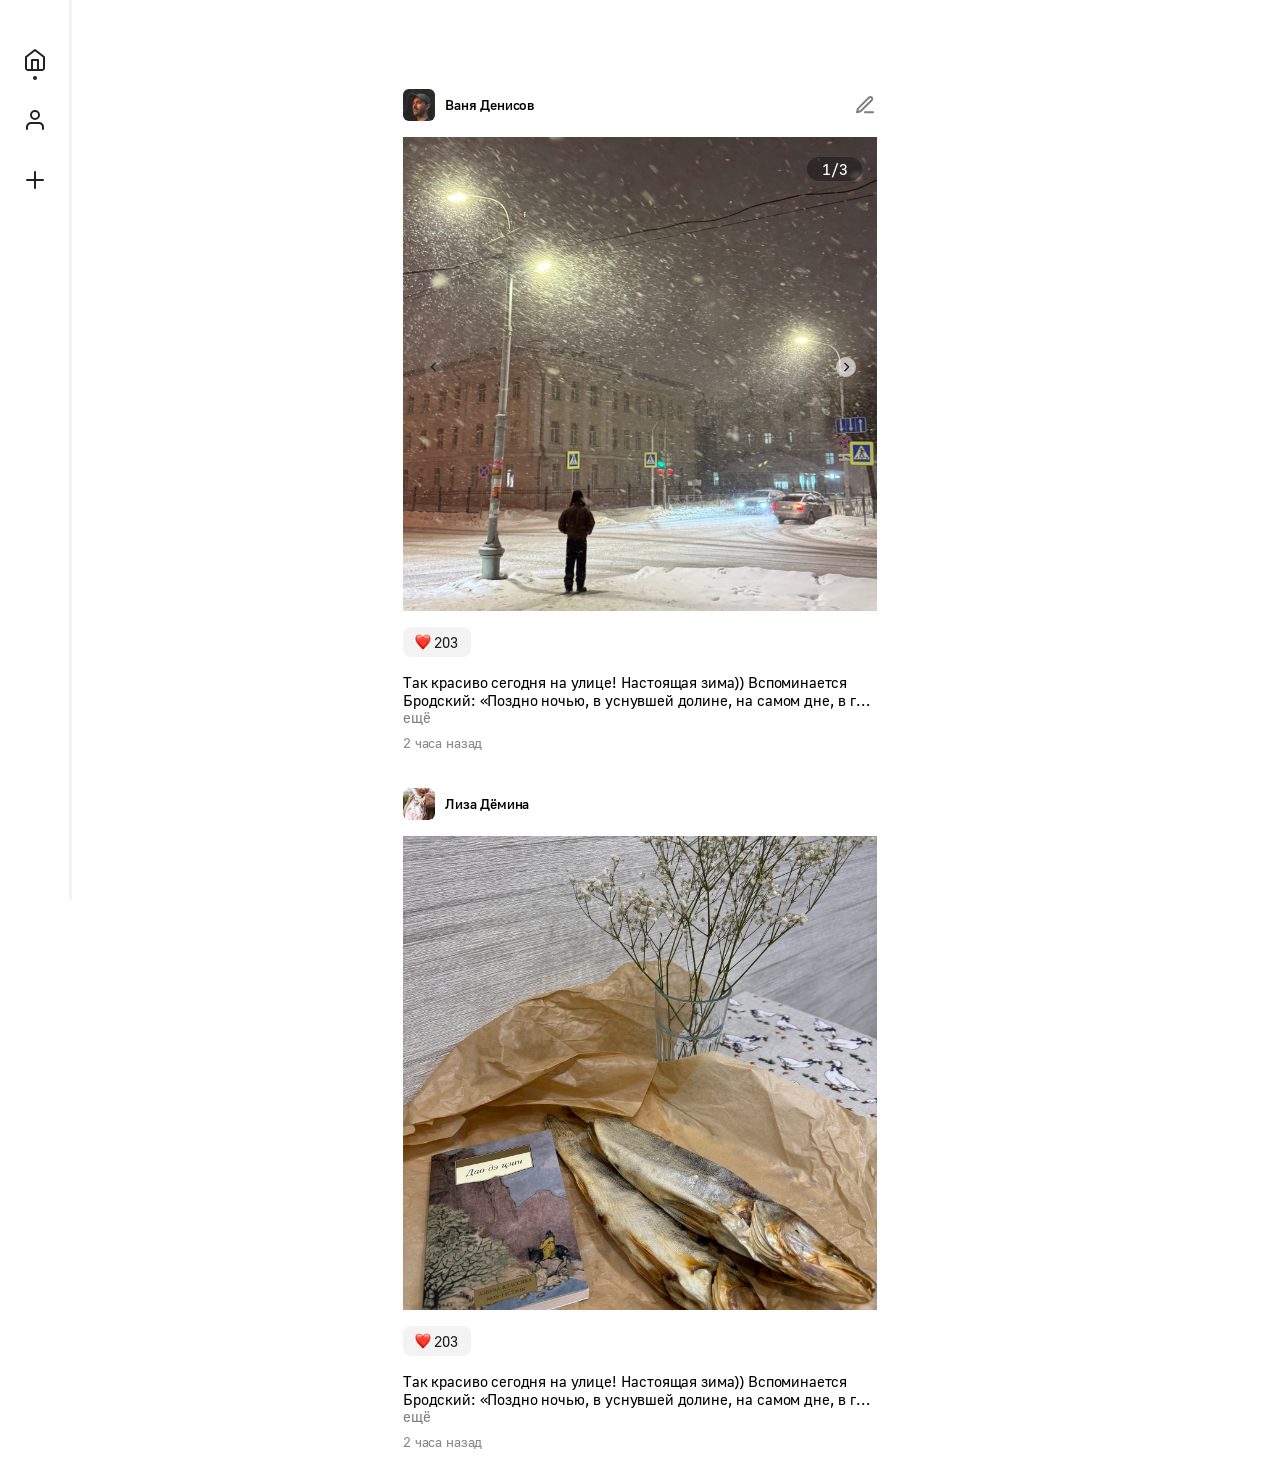
<file: lab6/home.html>
<!DOCTYPE html>
<html lang="en">
<head>
    <meta charset="UTF-8">
    <meta name="viewport" content="width=device-width, initial-scale=1.0">
    <title>home</title>
    <link rel="stylesheet" href="home.css">
</head>
<body>
    <div class="main-container">
        <div class="sidebar">
            <a href="/home.html"><svg width="40" height="40" viewBox="0 0 40 40" fill="none" xmlns="http://www.w3.org/2000/svg"><path d="M11 17L20 10L29 17V28C29 28.5304 28.7893 29.0391 28.4142 29.4142C28.0391 29.7893 27.5304 30 27 30H13C12.4696 30 11.9609 29.7893 11.5858 29.4142C11.2107 29.0391 11 28.5304 11 28V17Z" stroke="#222222" stroke-width="2" stroke-linecap="round" stroke-linejoin="round"/><path d="M17 30V20H23V30" stroke="#222222" stroke-width="2" stroke-linecap="round" stroke-linejoin="round"/><circle cx="20" cy="38" r="2" fill="#222222"/></svg></a>
            <a href="/profile.html"><svg width="40" height="40" viewBox="0 0 40 40" fill="none" xmlns="http://www.w3.org/2000/svg"><path d="M28 29V27C28 25.9391 27.5786 24.9217 26.8284 24.1716C26.0783 23.4214 25.0609 23 24 23H16C14.9391 23 13.9217 23.4214 13.1716 24.1716C12.4214 24.9217 12 25.9391 12 27V29" stroke="#222222" stroke-width="2" stroke-linecap="round" stroke-linejoin="round"/><path d="M20 19C22.2091 19 24 17.2091 24 15C24 12.7909 22.2091 11 20 11C17.7909 11 16 12.7909 16 15C16 17.2091 17.7909 19 20 19Z" stroke="#222222" stroke-width="2" stroke-linecap="round" stroke-linejoin="round"/></svg></a>
            <a href=""><svg width="40" height="40" viewBox="0 0 40 40" fill="none" xmlns="http://www.w3.org/2000/svg"><path d="M20 28V12" stroke="#222222" stroke-width="2" stroke-linecap="round" stroke-linejoin="round"/><path d="M12 20L28 20" stroke="#222222" stroke-width="2" stroke-linecap="round" stroke-linejoin="round"/></svg></a>
        </div>
        <div class="container">
            <header>
                
            </header>
            <div class="posts">
                <div class="user-info">
                    <div class="title">
                        <div class="user-icon ivan">
                            <img src="images/denisov.svg" alt="Denisov">
                        </div>
                        <div class="username">
                            Ваня Денисов
                        </div>
                    </div>
                    <svg width="24" height="24" viewBox="0 0 24 24" fill="none" xmlns="http://www.w3.org/2000/svg"><path d="M12 19.2188H20" stroke="#808080" stroke-width="2" stroke-linecap="round" stroke-linejoin="round"/><path d="M16 4.55228C16.3536 4.19866 16.8332 4 17.3333 4C17.581 4 17.8262 4.04877 18.0549 4.14353C18.2837 4.2383 18.4916 4.37719 18.6667 4.55228C18.8418 4.72738 18.9807 4.93525 19.0754 5.16402C19.1702 5.3928 19.219 5.638 19.219 5.88562C19.219 6.13324 19.1702 6.37844 19.0754 6.60721C18.9807 6.83599 18.8418 7.04386 18.6667 7.21895L7.55556 18.3301L4 19.219L4.88889 15.6634L16 4.55228Z" stroke="#808080" stroke-width="2" stroke-linecap="round" stroke-linejoin="round"/></svg>
                </div>
                <div class="image-block">
                    <div class="image-amount">
                        1/3
                    </div>                    
                    <button class="slider-left"><img src="images/arrow_off.svg" alt=""></button>
                    <button class="slider-right"><img src="images/arrow_on.svg" alt=""></button>
                    <img src="images/post1.png" alt="Пост1" class="post-image">
                </div>
                <div class="reactions">
                    <div class="heart"><img src="images/heart.svg" alt="Сердце"></div>
                    <div class="reactions-amount">203</div>
                </div>
                <div class="description-box description-text-style">
                    <div class="description">
                        Так красиво сегодня на улице! Настоящая зима)) Вспоминается <br>Бродский: 
                        «Поздно ночью, в уснувшей долине, на самом дне, в городке, занесенном снегом по ручку двери...»
                    </div>
                    <div class="description" style="color: #808080; margin-top: -1px;">
                        ещё
                    </div>
                    <div class="description time">
                        2 часа назад
                    </div>
                </div>
            </div>
            <div class="posts">
                <div class="user-info">
                    <div class="title">
                        <div class="user-icon">
                            <img class="liza" src="images/liza.svg" alt="Liza">
                        </div>
                        <div class="username">
                            Лиза Дёмина
                        </div>
                    </div>
                </div>
                <div class="image-block">
                    <img src="images/post2.jpg" alt="Пост2" class="post-image">    
                </div>
                <div class="reactions">
                    <div class="heart"><img src="images/heart.svg" alt="Сердце"></div>
                    <div class="reactions-amount">203</div>
                </div>
                <div class="description-box description-text-style">
                    <div class="description">
                        Так красиво сегодня на улице! Настоящая зима)) Вспоминается <br>Бродский: 
                        «Поздно ночью, в уснувшей долине, на самом дне, в городке, занесенном снегом по ручку двери...»
                    </div>
                    <div class="description" style="color: #808080; margin-top: -1px;">
                        ещё
                    </div>
                    <div class="description time">
                        2 часа назад
                    </div>
                </div>
            </div>
        </div>
    </div>
</body>
</html>
</file>
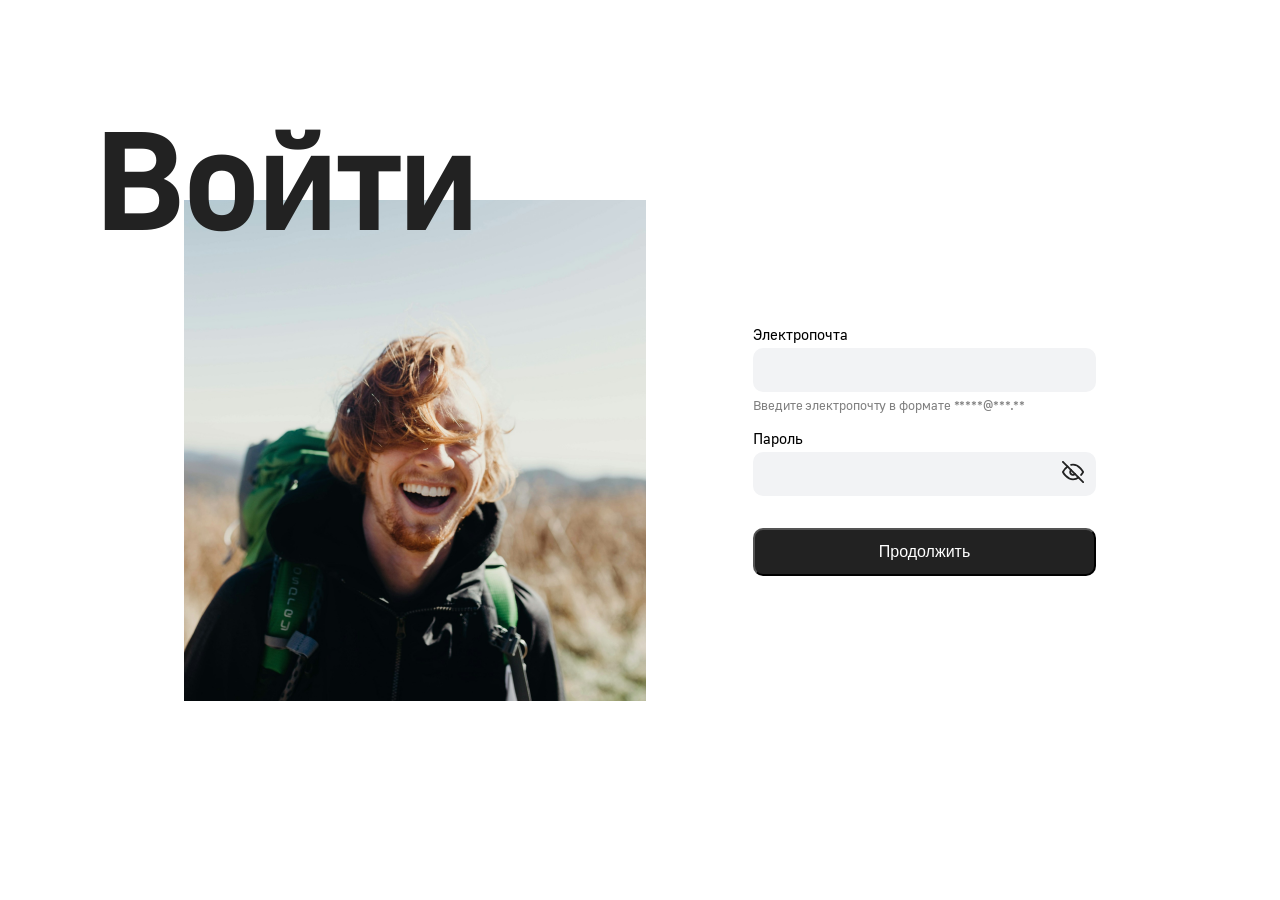
<file: lab6/login.html>
<!DOCTYPE html>
<html lang="en">
<head>
    <meta charset="UTF-8">
    <meta name="viewport" content="width=device-width, initial-scale=1.0">
    <title>login</title>
    <link rel="stylesheet" href="login.css">
</head>
<body>
    <div class="main-container">
        <div class="left-block">
            <div class="human-text">Войти</div>
            <div class="human-div">
                <img src="images/human.png" alt="Человек" class="human-img">
            </div>
        </div>
        <div class="right-block">
            <div class="authorization">
                <div class="input-block">
                    <div class="authorization-title">Электропочта</div>
                    <div class="input-field">
                        <input type="text">
                    </div>
                    <div class="authorization-descrition">Введите электропочту в формате *****@***.**</div>
                </div>
                <div class="input-block">
                    <div class="authorization-title">Пароль</div>
                    <div class="input-field">
                        <input type="password">
                        <svg width="24" height="24" viewBox="0 0 24 24" fill="none" xmlns="http://www.w3.org/2000/svg">
                            <g clip-path="url(#clip0_87_1802)">
                                <path d="M17.94 17.94C16.2306 19.243 14.1491 19.9649 12 20C5 20 1 12 1 12C2.24389 9.68192 3.96914 7.65663 6.06 6.06003M9.9 4.24002C10.5883 4.0789 11.2931 3.99836 12 4.00003C19 4.00003 23 12 23 12C22.393 13.1356 21.6691 14.2048 20.84 15.19M14.12 14.12C13.8454 14.4148 13.5141 14.6512 13.1462 14.8151C12.7782 14.9791 12.3809 15.0673 11.9781 15.0744C11.5753 15.0815 11.1752 15.0074 10.8016 14.8565C10.4281 14.7056 10.0887 14.4811 9.80385 14.1962C9.51897 13.9113 9.29439 13.572 9.14351 13.1984C8.99262 12.8249 8.91853 12.4247 8.92563 12.0219C8.93274 11.6191 9.02091 11.2219 9.18488 10.8539C9.34884 10.4859 9.58525 10.1547 9.88 9.88003" stroke="#222222" stroke-width="2" stroke-linecap="round" stroke-linejoin="round"/>
                                <path d="M1 1L23 23" stroke="#222222" stroke-width="2" stroke-linecap="round" stroke-linejoin="round"/>
                            </g>
                        <defs>
                            <clipPath id="clip0_87_1802">
                                <rect width="24" height="24" fill="white"/>
                            </clipPath>
                        </defs>
                        </svg>



                    </div>
                </div>
            </div>
            <button class="continue-field continue-button">Продолжить</button>
        </div>

    </div>
</body>
</html>
</file>
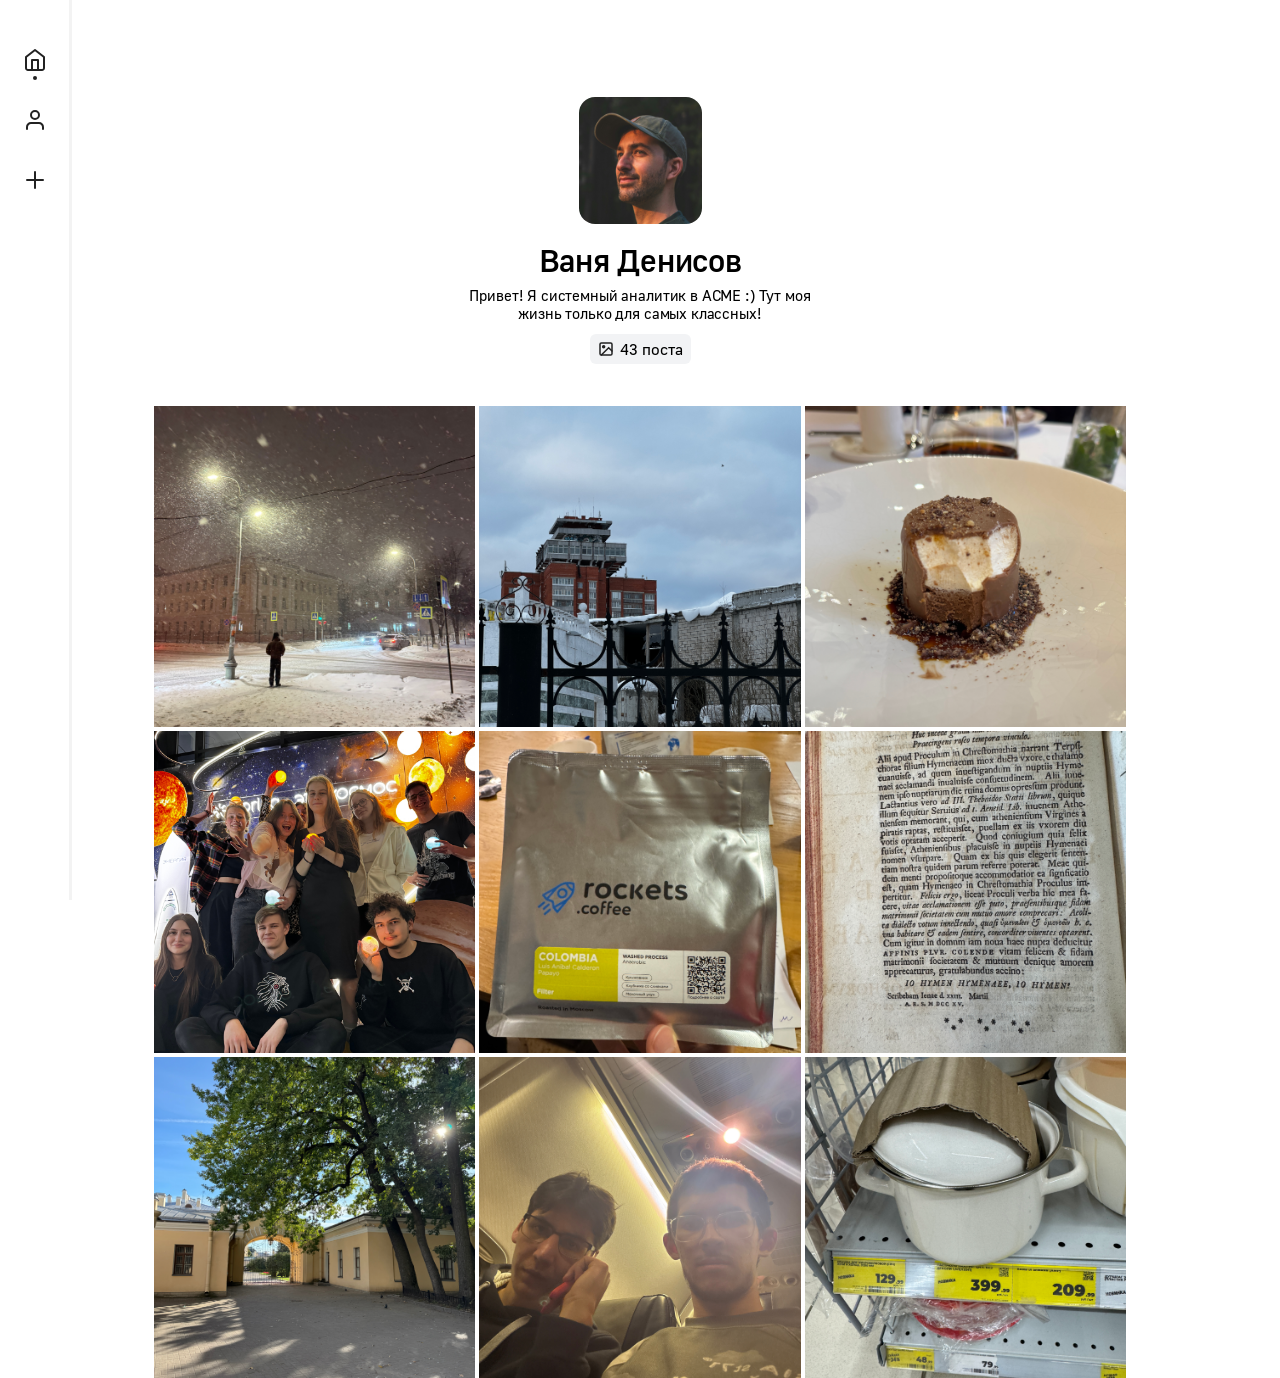
<file: lab6/profile.html>
<!DOCTYPE html>
<html lang="en">
<head>
    <meta charset="UTF-8">
    <meta name="viewport" content="width=device-width, initial-scale=1.0">
    <title>profile</title>
    <link rel="stylesheet" href="profile.css">
</head>
<body>
<div class="main-container">
        <div class="sidebar">
            <a href="/home.html"><svg width="40" height="40" viewBox="0 0 40 40" fill="none" xmlns="http://www.w3.org/2000/svg"><path d="M11 17L20 10L29 17V28C29 28.5304 28.7893 29.0391 28.4142 29.4142C28.0391 29.7893 27.5304 30 27 30H13C12.4696 30 11.9609 29.7893 11.5858 29.4142C11.2107 29.0391 11 28.5304 11 28V17Z" stroke="#222222" stroke-width="2" stroke-linecap="round" stroke-linejoin="round"/><path d="M17 30V20H23V30" stroke="#222222" stroke-width="2" stroke-linecap="round" stroke-linejoin="round"/><circle cx="20" cy="38" r="2" fill="#222222"/></svg></a>
            <a href="/profile.html"><svg width="40" height="40" viewBox="0 0 40 40" fill="none" xmlns="http://www.w3.org/2000/svg"><path d="M28 29V27C28 25.9391 27.5786 24.9217 26.8284 24.1716C26.0783 23.4214 25.0609 23 24 23H16C14.9391 23 13.9217 23.4214 13.1716 24.1716C12.4214 24.9217 12 25.9391 12 27V29" stroke="#222222" stroke-width="2" stroke-linecap="round" stroke-linejoin="round"/><path d="M20 19C22.2091 19 24 17.2091 24 15C24 12.7909 22.2091 11 20 11C17.7909 11 16 12.7909 16 15C16 17.2091 17.7909 19 20 19Z" stroke="#222222" stroke-width="2" stroke-linecap="round" stroke-linejoin="round"/></svg></a>
            <a href=""><svg width="40" height="40" viewBox="0 0 40 40" fill="none" xmlns="http://www.w3.org/2000/svg"><path d="M20 28V12" stroke="#222222" stroke-width="2" stroke-linecap="round" stroke-linejoin="round"/><path d="M12 20L28 20" stroke="#222222" stroke-width="2" stroke-linecap="round" stroke-linejoin="round"/></svg></a>
        </div>
        <div class="right-container">
            <div class="user-icon">
                <img src="images/denisov.svg" alt="">
            </div>
            <div class="username">
                Ваня Денисов
            </div>
            <div class="description">
                Привет! Я системный аналитик в ACME :) Тут моя жизнь только для самых классных!
            </div>
            <div class="picture-amount-box">
                <svg width="16" height="16" viewBox="0 0 16 16" fill="none" xmlns="http://www.w3.org/2000/svg">
                    <path d="M12.6667 2H3.33333C2.59695 2 2 2.59695 2 3.33333V12.6667C2 13.403 2.59695 14 3.33333 14H12.6667C13.403 14 14 13.403 14 12.6667V3.33333C14 2.59695 13.403 2 12.6667 2Z" stroke="#222222" stroke-width="1.5" stroke-linecap="round" stroke-linejoin="round"/>
                    <path d="M5.66602 6.66797C6.2183 6.66797 6.66602 6.22025 6.66602 5.66797C6.66602 5.11568 6.2183 4.66797 5.66602 4.66797C5.11373 4.66797 4.66602 5.11568 4.66602 5.66797C4.66602 6.22025 5.11373 6.66797 5.66602 6.66797Z" fill="#222222" stroke="#222222" stroke-width="1.5" stroke-linecap="round" stroke-linejoin="round"/>
                    <path d="M14.0007 10.0013L10.6673 6.66797L3.33398 14.0013" stroke="#222222" stroke-width="1.5" stroke-linecap="round" stroke-linejoin="round"/>
                </svg>
                <div>
                    43 поста
                </div>
            </div>
            <div class="gallery">
                <div class="photo">
                    <img src="images/photo1.jpg" alt="">
                </div>
                <div class="photo">
                    <img src="images/photo2.jpg" alt="">
                </div>
                <div class="photo">
                    <img src="images/photo3.jpg" alt="">
                </div>
                <div class="photo">
                    <img src="images/photo4.jpg" alt="">
                </div>
                <div class="photo">
                    <img src="images/photo5.jpg" alt="">
                </div>
                <div class="photo">
                    <img src="images/photo6.jpg" alt="">
                </div>
                <div class="photo">
                    <img src="images/photo7.jpg" alt="">
                </div>
                <div class="photo">
                    <img src="images/photo8.jpg" alt="">
                </div>
                <div class="photo">
                    <img src="images/photo9.jpg" alt="">
                </div>
            </div>
        </div>
    </div>    
</body>
</html>
</file>
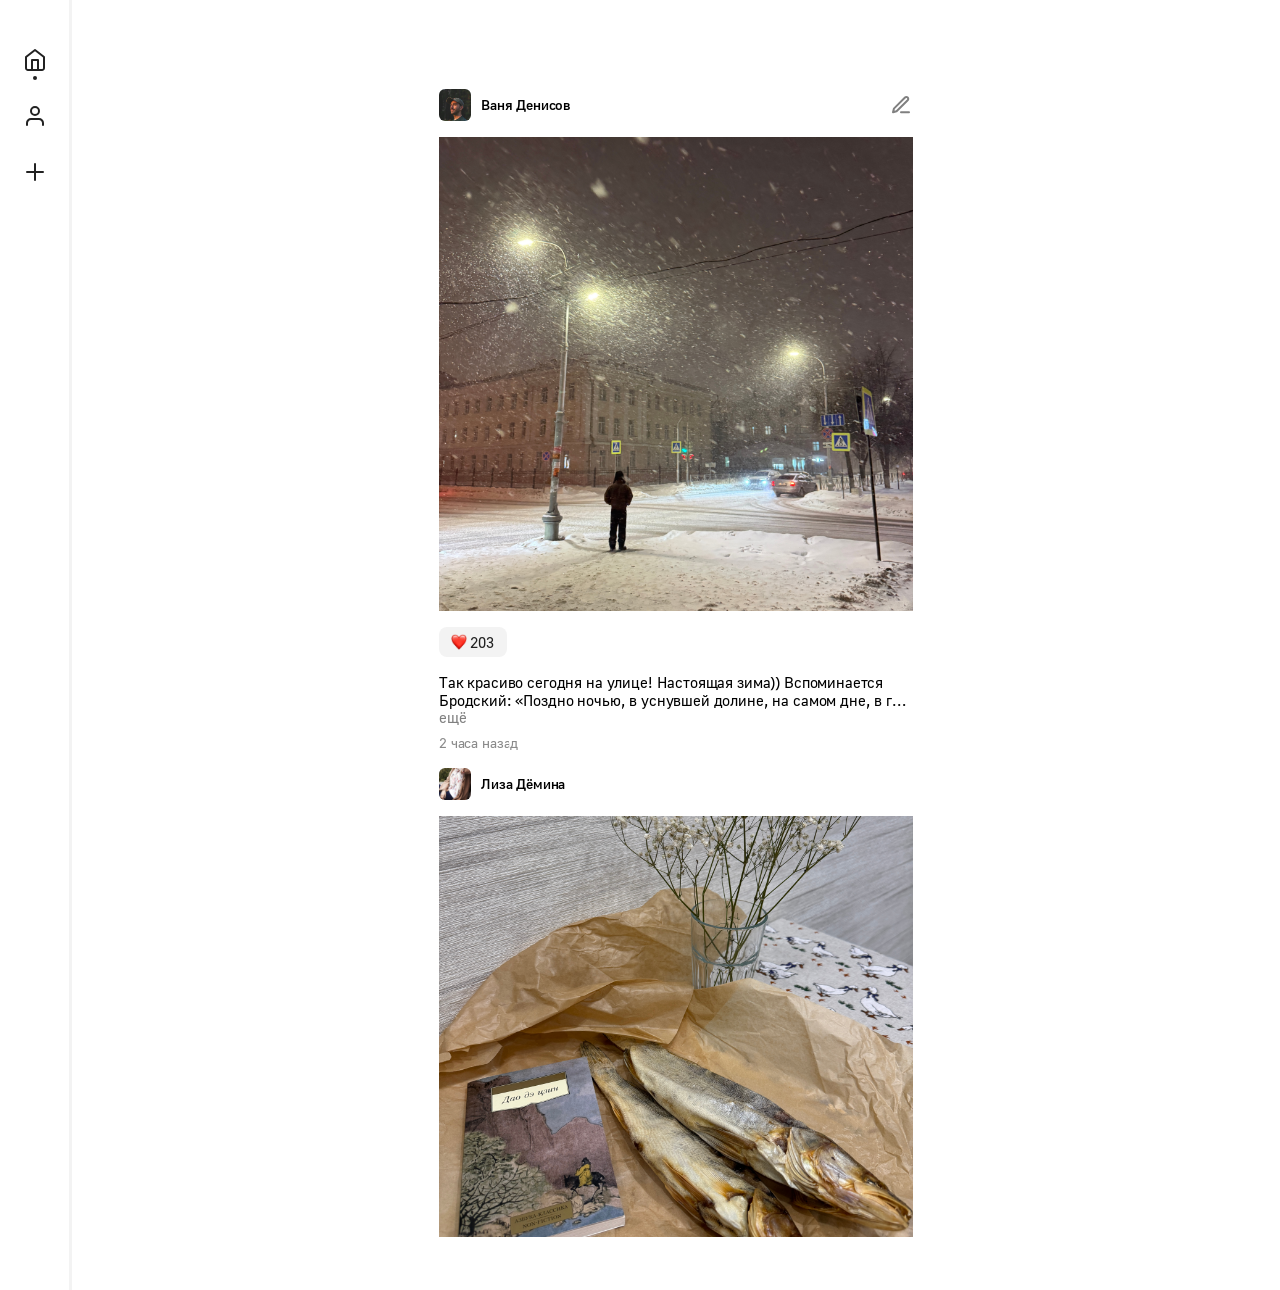
<file: lab2/home/home.html>
<!DOCTYPE html>
<html lang="en">
<head>
    <meta charset="UTF-8">
    <meta name="viewport" content="width=device-width, initial-scale=1.0">
    <title>Home</title>
    <link rel="stylesheet" href="style.css">
</head>
<body>
    <div class="main_container">
        <div class="sidebar">
            <svg width="40" height="40" viewBox="0 0 40 40" fill="none" xmlns="http://www.w3.org/2000/svg">
                <path d="M11 17L20 10L29 17V28C29 28.5304 28.7893 29.0391 28.4142 29.4142C28.0391 29.7893 27.5304 30 27 30H13C12.4696 30 11.9609 29.7893 11.5858 29.4142C11.2107 29.0391 11 28.5304 11 28V17Z" stroke="#222222" stroke-width="2" stroke-linecap="round" stroke-linejoin="round"/>
                <path d="M17 30V20H23V30" stroke="#222222" stroke-width="2" stroke-linecap="round" stroke-linejoin="round"/>
                <circle cx="20" cy="38" r="2" fill="#222222"/>
            </svg>
            <svg width="40" height="40" viewBox="0 0 40 40" fill="none" xmlns="http://www.w3.org/2000/svg">
                <path d="M28 29V27C28 25.9391 27.5786 24.9217 26.8284 24.1716C26.0783 23.4214 25.0609 23 24 23H16C14.9391 23 13.9217 23.4214 13.1716 24.1716C12.4214 24.9217 12 25.9391 12 27V29" stroke="#222222" stroke-width="2" stroke-linecap="round" stroke-linejoin="round"/>
                <path d="M20 19C22.2091 19 24 17.2091 24 15C24 12.7909 22.2091 11 20 11C17.7909 11 16 12.7909 16 15C16 17.2091 17.7909 19 20 19Z" stroke="#222222" stroke-width="2" stroke-linecap="round" stroke-linejoin="round"/>
            </svg>
            <svg width="40" height="40" viewBox="0 0 40 40" fill="none" xmlns="http://www.w3.org/2000/svg">
                <path d="M20 28V12" stroke="#222222" stroke-width="2" stroke-linecap="round" stroke-linejoin="round"/>
                <path d="M12 20L28 20" stroke="#222222" stroke-width="2" stroke-linecap="round" stroke-linejoin="round"/>
            </svg>

        </div>
        <div class="right_container">
            <header>
                
            </header>
            <div class="posts">
                <div class="user_info">
                    <div class="title">
                        <div class="user_icon ivan">
                            <img src="images/denisov.jpg" alt="Denisov">
                        </div>
                        <div class="username">
                            Ваня Денисов
                        </div>
                    </div>
                    <svg width="24" height="24" viewBox="0 0 24 24" fill="none" xmlns="http://www.w3.org/2000/svg">
                        <path d="M12 19.2188H20" stroke="#808080" stroke-width="2" stroke-linecap="round" stroke-linejoin="round"/>
                        <path d="M16 4.55228C16.3536 4.19866 16.8332 4 17.3333 4C17.581 4 17.8262 4.04877 18.0549 4.14353C18.2837 4.2383 
                        18.4916 4.37719 18.6667 4.55228C18.8418 4.72738 18.9807 4.93525 19.0754 5.16402C19.1702 5.3928 19.219 5.638 19.219 
                        5.88562C19.219 6.13324 19.1702 6.37844 19.0754 6.60721C18.9807 6.83599 18.8418 7.04386 18.6667 7.21895L7.55556 18.3301L4 
                        19.219L4.88889 15.6634L16 4.55228Z" stroke="#808080" stroke-width="2" stroke-linecap="round" stroke-linejoin="round"/>
                    </svg>

                </div>
                <div class="image_block"><img src="images/post1.jpg" alt="Пост1" class="post_image"></div>
                <div class="reactions">
                    <div class="heart"><img src="images/heart.png" alt="Сердце"></div>
                    <div class="reactions_amount">203</div>
                </div>
                <div class="description_box description_text_style">
                    <div class="description">
                        Так красиво сегодня на улице! Настоящая зима)) Вспоминается <br>Бродский: 
                        «Поздно ночью, в уснувшей долине, на самом дне, в городке, занесенном снегом по ручку двери...»
                    </div>
                    <div class="description" style="color: #808080; margin-top: -1px;">
                        ещё
                    </div>
                    <div class="description time">
                        2 часа назад
                    </div>
                </div>
            </div>
            <div class="posts">
                <div class="user_info">
                    <div class="title">
                        <div class="user_icon">
                            <img class="liza" src="images/liza.jpg" alt="Liza">
                        </div>
                        <div class="username">
                            Лиза Дёмина
                        </div>
                    </div>
                </div>
                <div class="image_block">
                    <img src="images/post2.jpg" alt="Пост2" class="post_image" style="margin-top: -53px;">
                </div>
            </div>
        </div>
    </div>
</body>
</html>
</file>
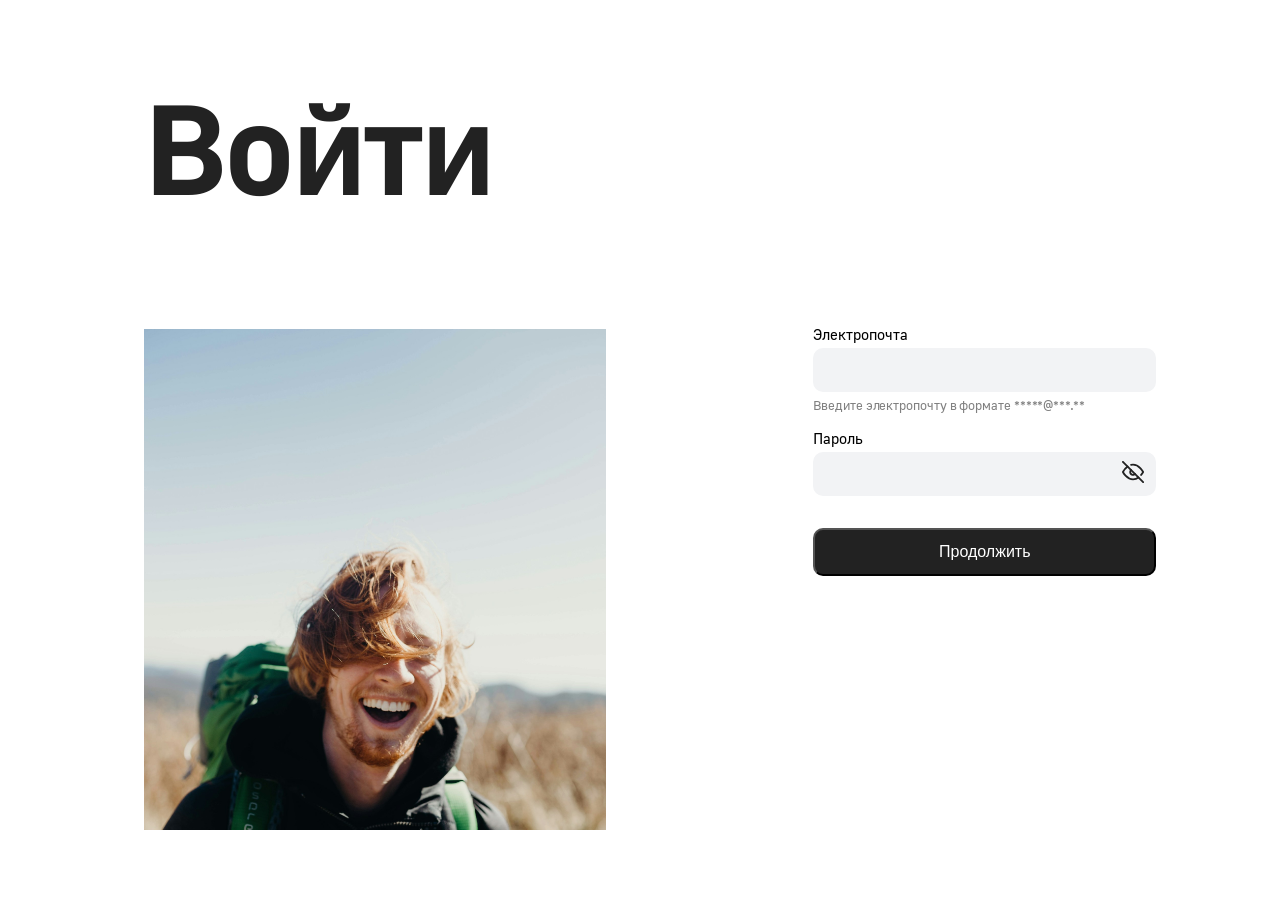
<file: lab2/login/login.html>
<!DOCTYPE html>
<html lang="en">

<head>
    <meta charset="UTF-8">
    <meta name="viewport" content="width=device-width, initial-scale=1.0">
    <title>Login</title>
    <link rel="stylesheet" href="style.css">
</head>

<body>
    <div class="main_container">
        <div class="left">
            <div>
                <h1 class="human_text">Войти</h1>
            </div>
            <div class="human_div">
                <img src="images/human.jpg" alt="Человек" class="human_img">
            </div>
        </div>
        <div class="input_container">
            <div class="authorization">
                <div class="input_block">
                    <div class="authorization_title">Электропочта</div>
                    <div class="input_field">
                        <Input></Input>
                    </div>
                    <div class="authorization_descrition">Введите электропочту в формате *****@***.**</div>
                </div>
                <div class="input_block">
                    <div class="authorization_title">Пароль</div>
                    <div class="input_field">
                        <input type="password">
                        <svg width="24" height="24" viewBox="0 0 24 24" fill="none" xmlns="http://www.w3.org/2000/svg">
                            <g clip-path="url(#clip0_87_1802)">
                                <path d="M17.94 17.94C16.2306 19.243 14.1491 19.9649 12 20C5 20 1 12 1 12C2.24389 9.68192 3.96914 7.65663 6.06 6.06003M9.9 4.24002C10.5883 4.0789 11.2931 3.99836 12 4.00003C19 4.00003 23 12 23 12C22.393 13.1356 21.6691 14.2048 20.84 15.19M14.12 14.12C13.8454 14.4148 13.5141 14.6512 13.1462 14.8151C12.7782 14.9791 12.3809 15.0673 11.9781 15.0744C11.5753 15.0815 11.1752 15.0074 10.8016 14.8565C10.4281 14.7056 10.0887 14.4811 9.80385 14.1962C9.51897 13.9113 9.29439 13.572 9.14351 13.1984C8.99262 12.8249 8.91853 12.4247 8.92563 12.0219C8.93274 11.6191 9.02091 11.2219 9.18488 10.8539C9.34884 10.4859 9.58525 10.1547 9.88 9.88003" stroke="#222222" stroke-width="2" stroke-linecap="round" stroke-linejoin="round"/>
                                <path d="M1 1L23 23" stroke="#222222" stroke-width="2" stroke-linecap="round" stroke-linejoin="round"/>
                            </g>
                        <defs>
                            <clipPath id="clip0_87_1802">
                                <rect width="24" height="24" fill="white"/>
                            </clipPath>
                        </defs>
                        </svg>



                    </div>
                </div>
            </div>
            <button class="continue_field">
                <div class="continue_button">Продолжить</div>
            </button>
        </div>

    </div>
</body>

</html>
</file>
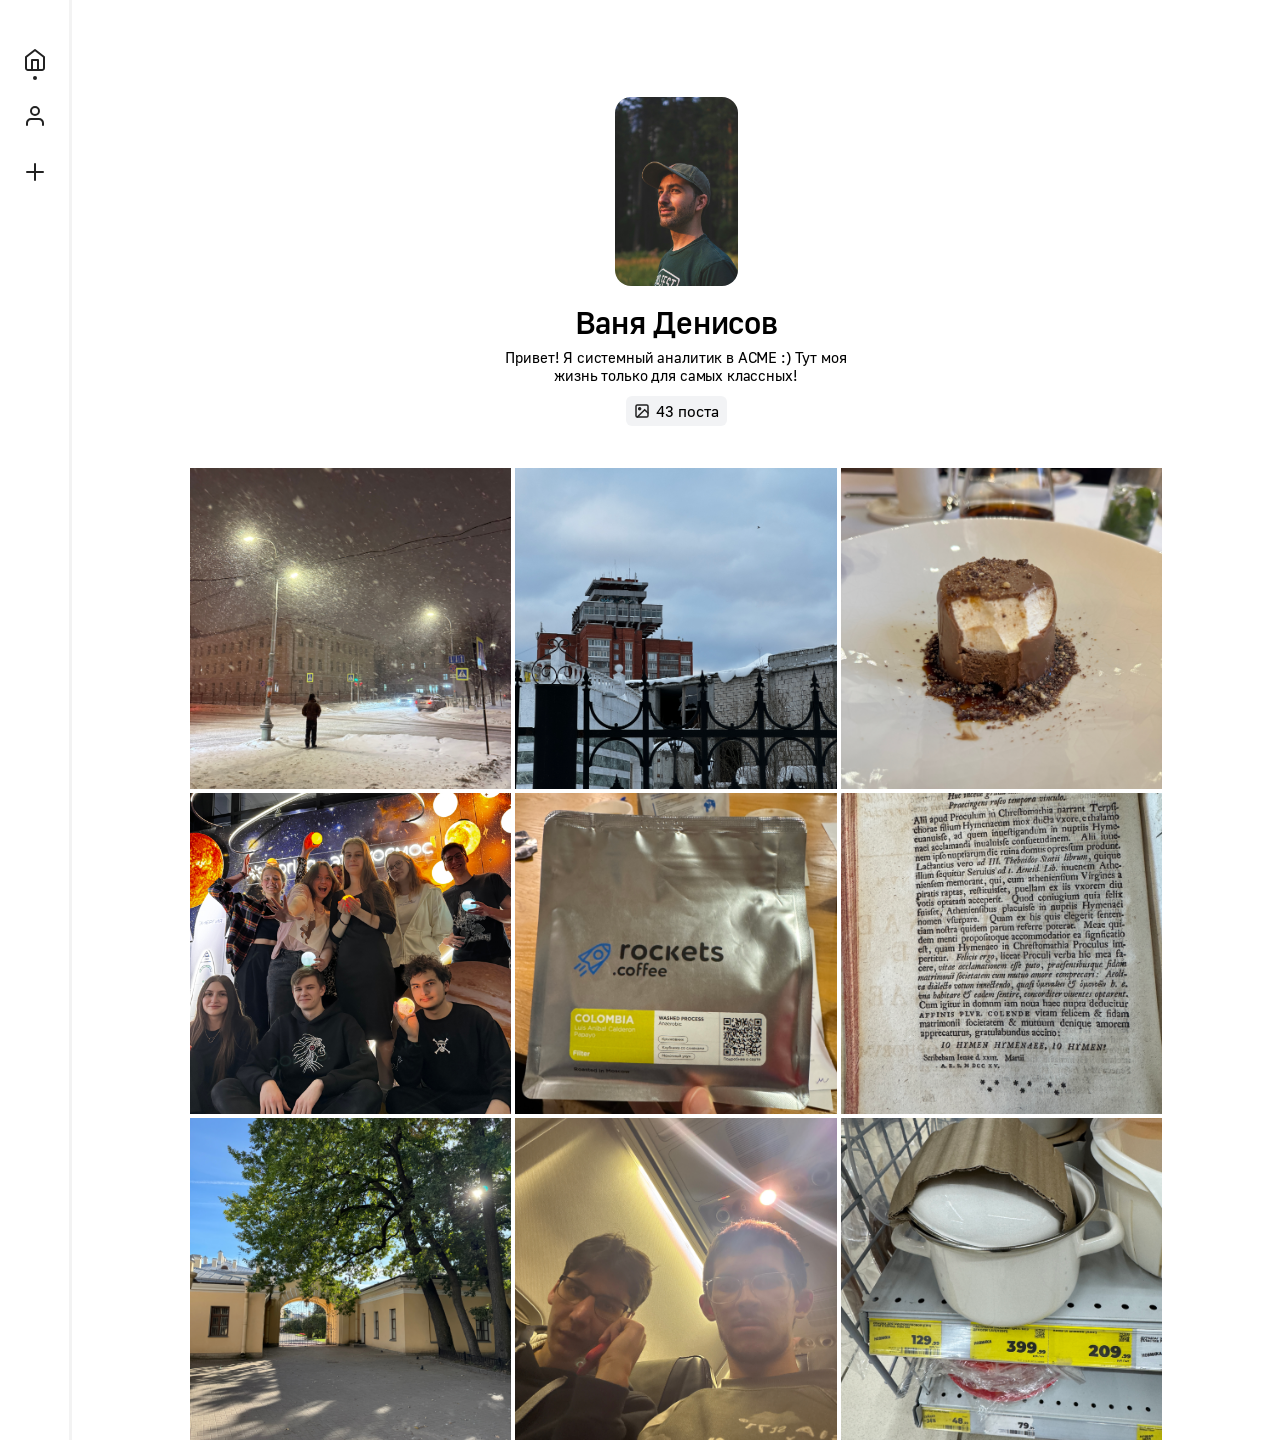
<file: lab2/profile/profile.html>
<!DOCTYPE html>
<html lang="en">
<head>
    <meta charset="UTF-8">
    <meta name="viewport" content="width=device-width, initial-scale=1.0">
    <title>profile</title>
    <link rel="stylesheet" href="style.css">
</head>
<body>
<div class="main_container">
        <div class="sidebar">
            <svg width="40" height="40" viewBox="0 0 40 40" fill="none" xmlns="http://www.w3.org/2000/svg">
                <path d="M11 17L20 10L29 17V28C29 28.5304 28.7893 29.0391 28.4142 29.4142C28.0391 29.7893 27.5304 30 27 30H13C12.4696 30 11.9609 29.7893 11.5858 29.4142C11.2107 29.0391 11 28.5304 11 28V17Z" stroke="#222222" stroke-width="2" stroke-linecap="round" stroke-linejoin="round"/>
                <path d="M17 30V20H23V30" stroke="#222222" stroke-width="2" stroke-linecap="round" stroke-linejoin="round"/>
                <circle cx="20" cy="38" r="2" fill="#222222"/>
            </svg>
            <svg width="40" height="40" viewBox="0 0 40 40" fill="none" xmlns="http://www.w3.org/2000/svg">
                <path d="M28 29V27C28 25.9391 27.5786 24.9217 26.8284 24.1716C26.0783 23.4214 25.0609 23 24 23H16C14.9391 23 13.9217 23.4214 13.1716 24.1716C12.4214 24.9217 12 25.9391 12 27V29" stroke="#222222" stroke-width="2" stroke-linecap="round" stroke-linejoin="round"/>
                <path d="M20 19C22.2091 19 24 17.2091 24 15C24 12.7909 22.2091 11 20 11C17.7909 11 16 12.7909 16 15C16 17.2091 17.7909 19 20 19Z" stroke="#222222" stroke-width="2" stroke-linecap="round" stroke-linejoin="round"/>
            </svg>
            <svg width="40" height="40" viewBox="0 0 40 40" fill="none" xmlns="http://www.w3.org/2000/svg">
                <path d="M20 28V12" stroke="#222222" stroke-width="2" stroke-linecap="round" stroke-linejoin="round"/>
                <path d="M12 20L28 20" stroke="#222222" stroke-width="2" stroke-linecap="round" stroke-linejoin="round"/>
            </svg>

        </div>
        <div class="right_container">
            <div class="user_icon">
                <img src="images/denisov.jpg" alt="">
            </div>
            <div class="username">
                Ваня Денисов
            </div>
            <div class="description">
                Привет! Я системный аналитик в ACME :) Тут моя жизнь только для самых классных!
            </div>
            <div class="picture_amount_box">
                <svg width="16" height="16" viewBox="0 0 16 16" fill="none" xmlns="http://www.w3.org/2000/svg">
                    <path d="M12.6667 2H3.33333C2.59695 2 2 2.59695 2 3.33333V12.6667C2 13.403 2.59695 14 3.33333 14H12.6667C13.403 14 14 13.403 14 12.6667V3.33333C14 2.59695 13.403 2 12.6667 2Z" stroke="#222222" stroke-width="1.5" stroke-linecap="round" stroke-linejoin="round"/>
                    <path d="M5.66602 6.66797C6.2183 6.66797 6.66602 6.22025 6.66602 5.66797C6.66602 5.11568 6.2183 4.66797 5.66602 4.66797C5.11373 4.66797 4.66602 5.11568 4.66602 5.66797C4.66602 6.22025 5.11373 6.66797 5.66602 6.66797Z" fill="#222222" stroke="#222222" stroke-width="1.5" stroke-linecap="round" stroke-linejoin="round"/>
                    <path d="M14.0007 10.0013L10.6673 6.66797L3.33398 14.0013" stroke="#222222" stroke-width="1.5" stroke-linecap="round" stroke-linejoin="round"/>
                </svg>
                <div>
                    43 поста
                </div>
            </div>
            <div class="gallery">
                <div class="photo">
                    <img src="images/photo1.jpg" alt="">
                </div>
                <div class="photo">
                    <img src="images/photo2.jpg" alt="">
                </div>
                <div class="photo">
                    <img src="images/photo3.jpg" alt="">
                </div>
                <div class="photo">
                    <img src="images/photo4.jpg" alt="">
                </div>
                <div class="photo">
                    <img src="images/photo5.jpg" alt="">
                </div>
                <div class="photo">
                    <img src="images/photo6.jpg" alt="">
                </div>
                <div class="photo">
                    <img src="images/photo7.jpg" alt="">
                </div>
                <div class="photo">
                    <img src="images/photo8.jpg" alt="">
                </div>
                <div class="photo">
                    <img src="images/photo9.jpg" alt="">
                </div>
            </div>
        </div>
    </div>    
</body>
</html>
</file>
<file: lab6/home.css>
@font-face{
    font-family: "Golos UI";
    src: url(fonts/Golos-UI_VF.ttf);
    font-weight: 100 900;
    font-style: normal;
}

button{
    border: none;
    background: none;
}

body{
    margin: 0 0;
    font-family: "Golos UI", sans-serif;
}


header{
    width: 100%;
    min-height: 73px;
}

a{
    color: inherit;
    text-decoration: none;
}

.main-container{
    width: 100%;
    min-height: 100vh;
    margin: 0 auto;
    display: flex;
    flex-direction: row;
    box-sizing: border-box;
}

.container{
    width: 100%;
    display: flex;
    flex-direction: column;
    align-items: center;
}

.posts{
    display: flex;
    flex-direction: column;
    align-items: start;
    padding-top: 16px;
    padding-bottom: 20px;
    gap: 16px;
    width: 100%;
    max-width: 474px;
    height: auto;
    box-sizing: border-box;
}

.image-block{
    display: grid;
    grid-template: 20fr 24fr 177fr 20fr 233fr / 16fr 20fr 378fr 24fr 20fr 16fr;
    width: 474px;
    height: 474px;
    overflow: hidden;
}

.slider-left{
    grid-area: 4 / 2 / 5 / 3;
    z-index: 2;
    transform: scaleX(-1);
}

.slider-right{
    grid-area: 4 / 5 / 5 / 6;
    z-index: 2;
}

.post-image{
    width: 100%;
    height: 100%;
    object-fit: cover; 
    grid-area: 1 / 1 / -1 / -1;
    z-index: 1;
}

.image-amount{
    grid-area: 2 / 4 / 3 / 6;
    padding: 2px 10px;
    text-align: center;
    color: white;
    background-color: rgba(22, 22, 22, 0.5);
    border-radius: 20px;
    z-index: 2;
}


.user-info{
    display: flex;
    width: 100%;
    flex-direction: row;
    align-items: center;
    justify-content: space-between;
}

.title{
    display: flex;
    flex-direction: row;
    align-items: center;
    gap: 10px;
}

.user-icon{
    width: 32px;
    height: 32px;
    border-radius: 6px;
    overflow: hidden;
    display: flex;
    justify-content: center;
    align-items: center;
}

.user-icon img{
    width: 100%;
    height: 100%;
    object-fit: cover;
    object-position: center;
}

.username{
    font-weight: 500;
    font-size: 14px;
    line-height: 18px;
    letter-spacing: -0.15px;
}

.reactions{
    display: flex;
    flex-direction: row;
    border-radius: 8px;
    background-color: rgba(22, 22, 22, 0.05);
    gap: 3px;
    align-items: center;
    justify-content: center;
    width: 68px;
    height: 30px;
}

.reactions-amount{
    width: 25px;
    height: 18px;
    font-size: 15px;
    line-height: 18px;
    letter-spacing: -0.15px;
    color: #222222;
}

.heart{
    width: 16px;
    height: 16px;
}

.heart img{
    width: 100%;
    height: 100%;
}

.description-text-style{
    font-family: "Golos UI";
    font-weight: 400;
    font-size: 15px;
    line-height: 18px;
    letter-spacing: -0.15px;
}

.description-box{
    box-sizing: border-box;
    width: 100%;
    max-width: 474px;
    height: auto;
}

.description{
    box-sizing: border-box;
    width: 100%;
    max-width: 474px;
    height: auto;
    max-height: 37px;
    display: -webkit-box;
    -webkit-box-orient: vertical;
    -webkit-line-clamp: 2;
    word-break: break-all;
    overflow: hidden;
}

.time{
    color: rgba(22, 22, 22, 0.5); 
    font-size: 14px;
    margin-top: 8px;
}

.sidebar{
    position: fixed;
    height: 100%;
    display: flex;
    flex-direction: column;
    align-items: center;
    justify-content: flex-start;
    padding-top: 40px;
    gap: 16px;
    width: 72px;
    box-sizing: border-box;
    border-right-style: solid;
    border-color: rgba(22, 22, 22, 0.05);
}
</file>
<file: lab6/login.css>
@font-face{
    font-family: "Golos UI";
    src: url(fonts/Golos-UI_VF.ttf);
    font-weight: 100 900;
    font-style: normal;
}

body{
    margin: 0 0 0 0;
    font-family: "Golos UI", sans-serif;
}

.main-container{
    display: flex;
    flex-direction: row;
    flex-wrap: wrap;
    justify-content: center;
    align-items: center;
    width: 100%;
    min-height: 100vh;
    box-sizing: border-box;
    gap: 107px;
}

.left-block{
    display: flex;
    flex-direction: column;
    align-items: flex-start;
    width: 462px;
    height: 501px;
    overflow: hidden;
}

.human-div{
    width: 100%;
    max-width: 462px;
    height: auto;
    overflow: hidden;
    position: absolute;
    z-index: -1;
}

.human-img{
    object-fit: cover;
    width: 462px;
    height: 501px;
}

.human-text{
    position: absolute;
    margin-top: -106.63px;
    margin-left: -90px;
    font-weight: 700;
    font-size: 140px;
    line-height: 1.2;
    letter-spacing: -1.5px;
    color: #222222;
}

.right-block{
    display: flex;
    flex-direction: column;
    justify-content: space-between;
    width: 343px;
    height: 251px;
    gap: 32px;
}
.input-field{
    display: flex;
    box-sizing: border-box;
    align-items: center;
    width: 343px;
    height: 44px;
    border-radius: 10px;
    padding-top: 10px;
    padding-right: 12px;
    padding-bottom: 13px;
    padding-left: 12px;
    background-color: #F2F3F5;
}



.input-block{
    display: flex;
    flex-direction: column;
    justify-content: space-between;
    gap: 5px;

}

.authorization{
    display: flex;
    flex-direction: column;
    justify-content: space-between;
    gap: 16px;
}

.authorization-title{
    font-size: 15px;
    font-weight: 400;
    line-height: 18px;
}

.authorization-descrition{
    font-size: 13px;
    color: #808080;
    line-height: 16px;
    letter-spacing: -0.08px;
}


.continue-field{
    display: flex;
    flex-direction: row;
    justify-content: center;
    align-items: center;
    box-sizing: border-box;
    width: 343px;
    height: 48px;
    border-radius: 10px;
    padding-right: 16px;
    padding-left: 16px;
    background-color: #222222;
}

.continue-button{
    color: #FFFFFF;
    font-size: 16px;
    font-weight: 500;
}

.eye-off{
    color: #222222;
}

input{
    border: none;
    outline: none;
    background-color: #F2F3F5;
    width: 100%;
}
</file>
<file: lab6/profile.css>
@font-face{
    font-family: "Golos UI";
    src: url(fonts/Golos-UI_VF.ttf);
    font-weight: 100 900;
    font-style: normal;
}

body{
    margin: 0 0;
    font-family: "Golos UI", sans-serif;
}

img{
    width: 100%;
    height: 100%;
    object-fit: cover;
}

.main-container{
    width: 100%;
    min-height: 100vh;
    margin: 0 auto;
    display: flex;
    flex-direction: row;
    box-sizing: border-box;
}



.right-container{
    width: 100%;
    display: flex;
    flex-direction: column;
    align-items: center;
}

.user-icon{
    margin-top: 97px;
    width: 123px;
    min-height: 123px;
    border-radius: 16px;
    overflow: hidden;
}

.username{
    margin-top: 20px;
    width: 361px;
    height: 32px;
    font-weight: 500;
    font-size: 32px;
    line-height: 32px;
    letter-spacing: -0.25px;
    text-align: center;
}

.description{
    margin-top: 10px;
    width: 361px;
    height: 36px;
    font-weight: 400;
    font-size: 15px;
    line-height: 18px;
    letter-spacing: -0.15px;
    text-align: center;
}

.picture-amount-box{
    margin-top: 12px;
    width: 101px;
    height: 30px;
    display: flex;
    flex-direction: row;
    justify-content: center;
    align-items: center;
    gap: 6px;
    border-radius: 6px;
    background-color: #f2f3f5;
}

.gallery{
    margin-top: 42px;
    width: 100%;
    max-width: 972px;
    box-sizing: border-box;
    display: grid;
    grid-template-columns: repeat(3, 1fr);
    gap: 4px;
}

.photo{
    width: 100%;
    aspect-ratio: 1;
    overflow: hidden;    
}

.sidebar{
    position: fixed;
    height: 100%;
    display: flex;
    flex-direction: column;
    align-items: center;
    justify-content: flex-start;
    padding-top: 40px;
    gap: 16px;
    width: 72px;
    box-sizing: border-box;
    border-right-style: solid;
    border-color: rgba(22, 22, 22, 0.05);
}
</file>
<file: lab2/home/style.css>
@font-face{
    font-family: "Golos UI";
    src: url(fonts/Golos-UI_VF.ttf);
    font-weight: 100 900;
    font-style: normal;
}


body{
    margin: 0 0;
    font-family: "Golos UI", sans-serif;
}

img{
    width: 100%;
    height: 100%;
    object-fit: cover;
}

header{
    width: 100%;
    min-height: 73px;
}

.main_container{
    width: 100%;
    max-width: 1440px;
    min-height: 100vh;
    margin: 0 auto;
    display: flex;
    flex-direction: row;
    box-sizing: border-box;
}

.sidebar{
    display: flex;
    flex-direction: column;
    align-items: center;
    justify-content: flex-start;
    padding-top: 40px;
    gap: 16px;
    width: 72px;
    min-width: 72px;
    box-sizing: border-box;
    border-right-style: solid;
    border-color: rgba(22, 22, 22, 0.05);
}

.right_container{
    width: 100%;
    display: flex;
    flex-direction: column;
    align-items: center;
}

.posts{
    display: flex;
    flex-direction: column;
    align-items: start;
    padding-top: 16px;
    gap: 16px;
    width: 100%;
    max-width: 474px;
    height: auto;
    box-sizing: border-box;
}

.image_block{
    width: 100%;
    max-width: 474px;
    aspect-ratio: 1;
    overflow: hidden;
}

.user_info{
    display: flex;
    width: 100%;
    flex-direction: row;
    align-items: center;
    justify-content: space-between;
}

.title{
    display: flex;
    flex-direction: row;
    align-items: center;
    gap: 10px;
}

.user_icon{
    width: 32px;
    height: 32px;
    border-radius: 6px;
    overflow: hidden;
    display: flex;
    justify-content: flex-end;
    align-items: flex-start;
}

.ivan{
    width: 32px;
    height: 32px;  
    object-fit: cover;
    object-position: center;
}

.liza{
    width: 32px;
    height: 32px;  
    object-fit: cover;
    object-position: center;
}

.username{
    font-weight: 500;
    font-size: 14px;
    line-height: 18px;
    letter-spacing: -0.15px;
}

.reactions{
    display: flex;
    flex-direction: row;
    border-radius: 8px;
    background-color: rgba(22, 22, 22, 0.05);
    gap: 3px;
    align-items: center;
    justify-content: center;
    width: 68px;
    height: 30px;
}

.reactions_amount{
    width: 25px;
    height: 18px;
    font-size: 15px;
    line-height: 18px;
    letter-spacing: -0.15px;
    color: #222222;
}

.heart{
    width: 16px;
    height: 16px;
}

.description_text_style{
    font-family: "Golos UI";
    font-weight: 400;
    font-size: 15px;
    line-height: 18px;
    letter-spacing: -0.15px;
}

.description_box{
    box-sizing: border-box;
    width: 100%;
    max-width: 474px;
    height: auto;
}

.description{
    box-sizing: border-box;
    width: 100%;
    max-width: 474px;
    height: auto;
    max-height: 37px;
    display: -webkit-box;
    -webkit-box-orient: vertical;
    -webkit-line-clamp: 2;
    word-break: break-all;
    overflow: hidden;
}

.time{
    color: rgba(22, 22, 22, 0.5); 
    font-size: 14px;
    margin-top: 8px;
}
</file>
<file: lab2/login/style.css>
@font-face{
    font-family: "Golos UI";
    src: url(fonts/Golos-UI_VF.ttf);
    font-weight: 100 900;
    font-style: normal;
}

body{
    margin: 0 0 0 0;
    font-family: "Golos UI", sans-serif;
}

.main_container{
    display: flex;
    flex-direction: row;
    flex-wrap: wrap;
    justify-content: space-evenly;
    align-items: center;
    width: 100%;
    min-height: 100vh;
    box-sizing: border-box;
    padding: 20px;
}

.left{
    display: flex;
    flex-direction: column;
    align-items: flex-start;
    margin: 20px auto;
}

.human_div{
    width: 100%;
    max-width: 462px;
    height: auto;
    aspect-ratio: 462/501;
    margin-top: 20px;
    margin-bottom: 20px;
    margin-left: 20px;
    overflow: hidden;
    position: relative;
    z-index: -1;
}

.human_img{
    width: 100%;
    height: auto;
}

.human_text{
    font-weight: 700;
    font-size: clamp(60px, 10vw, 140px);
    line-height: 1.2;
    margin-top: 20px;
    margin-left: 20px;
    letter-spacing: -1.5px;
    color: #222222;
}

.input_container{
    display: flex;
    flex-direction: column;
    justify-content: space-between;
    width: 343px;
    height: 251px;
    margin: 20px auto;
    gap: 32px;
}
.input_field{
    display: flex;
    box-sizing: border-box;
    align-items: center;
    width: 343px;
    height: 44px;
    border-radius: 10px;
    padding-top: 10px;
    padding-right: 12px;
    padding-bottom: 13px;
    padding-left: 12px;
    background-color: #F2F3F5;
}



.input_block{
    display: flex;
    flex-direction: column;
    justify-content: space-between;
    gap: 5px;

}

.authorization{
    display: flex;
    flex-direction: column;
    justify-content: space-between;
    gap: 16px;
}

.authorization_title{
    font-size: 15px;
    font-weight: 400;
    line-height: 18px;
}

.authorization_descrition{
    font-size: 13px;
    color: #808080;
    line-height: 16px;
    letter-spacing: -0.08px;
}


.continue_field{
    display: flex;
    flex-direction: row;
    justify-content: center;
    align-items: center;
    box-sizing: border-box;
    width: 343px;
    height: 48px;
    border-radius: 10px;
    padding-right: 16px;
    padding-left: 16px;
    background-color: #222222;
}

.continue_button{
    color: #FFFFFF;
    font-size: 16px;
    font-weight: 500;
}

.eye_off{
    color: #222222;
}

input{
    border: none;
    outline: none;
    background-color: #F2F3F5;
    width: 100%;
}
</file>
<file: lab2/profile/style.css>
@font-face{
    font-family: "Golos UI";
    src: url(fonts/Golos-UI_VF.ttf);
    font-weight: 100 900;
    font-style: normal;
}

body{
    margin: 0 0;
    font-family: "Golos UI", sans-serif;
}

img{
    width: 100%;
    height: 100%;
    object-fit: cover;
}

.main_container{
    width: 100%;
    max-width: 1440px;
    min-height: 100vh;
    margin: 0 auto;
    display: flex;
    flex-direction: row;
    box-sizing: border-box;
}

.sidebar{
    display: flex;
    flex-direction: column;
    align-items: center;
    justify-content: flex-start;
    padding-top: 40px;
    gap: 16px;
    width: 72px;
    min-width: 72px;
    box-sizing: border-box;
    border-right-style: solid;
    border-color: rgba(22, 22, 22, 0.05);
}

.right_container{
    width: 100%;
    display: flex;
    flex-direction: column;
    align-items: center;
}

.user_icon{
    margin-top: 97px;
    width: 123px;
    min-height: 123px;
    border-radius: 16px;
    overflow: hidden;
}

.username{
    margin-top: 20px;
    width: 361px;
    height: 32px;
    font-weight: 500;
    font-size: 32px;
    line-height: 32px;
    letter-spacing: -0.25px;
    text-align: center;
}

.description{
    margin-top: 10px;
    width: 361px;
    height: 36px;
    font-weight: 400;
    font-size: 15px;
    line-height: 18px;
    letter-spacing: -0.15px;
    text-align: center;
}

.picture_amount_box{
    margin-top: 12px;
    width: 101px;
    height: 30px;
    display: flex;
    flex-direction: row;
    justify-content: center;
    align-items: center;
    gap: 6px;
    border-radius: 6px;
    background-color: #f2f3f5;
}

.gallery{
    margin-top: 42px;
    width: 100%;
    max-width: 972px;
    box-sizing: border-box;
    display: grid;
    grid-template-columns: repeat(3, 1fr);
    gap: 4px;
}

.photo{
    width: 100%;
    aspect-ratio: 1;
    overflow: hidden;    
}
</file>
